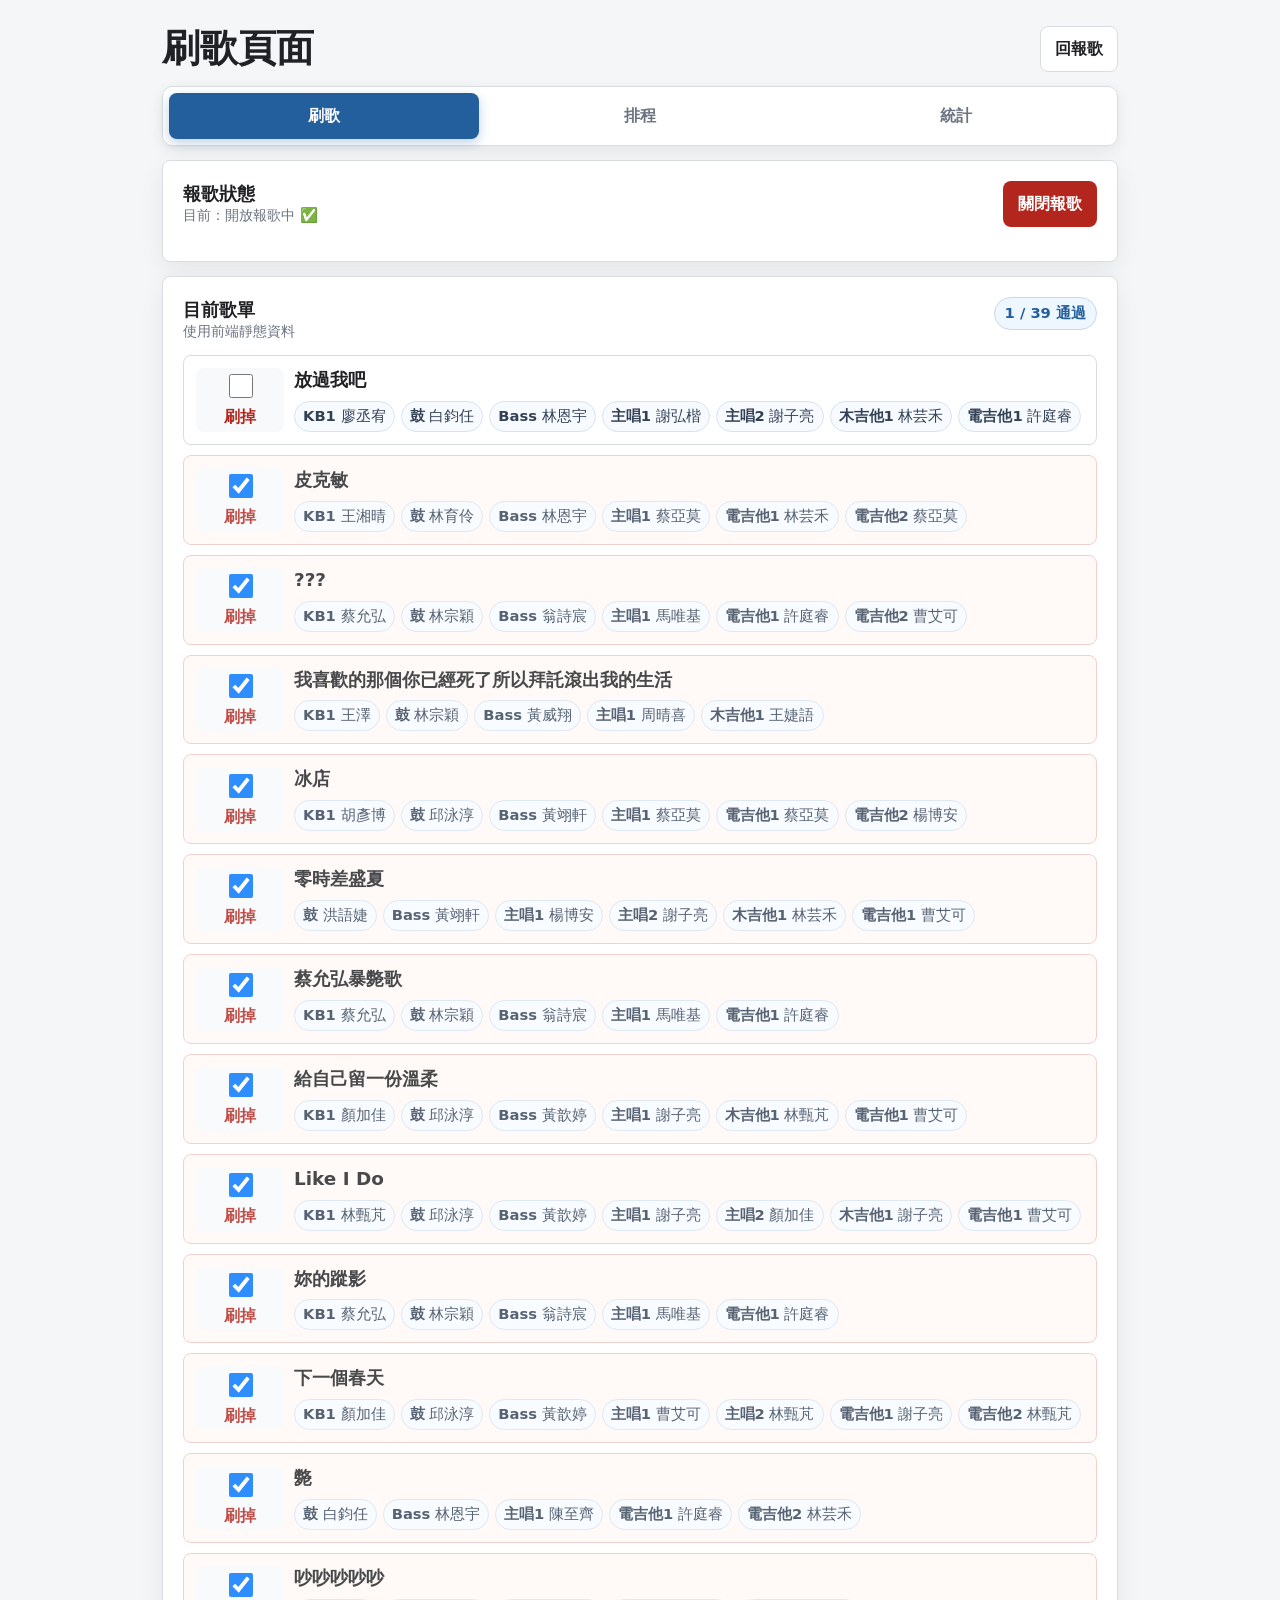
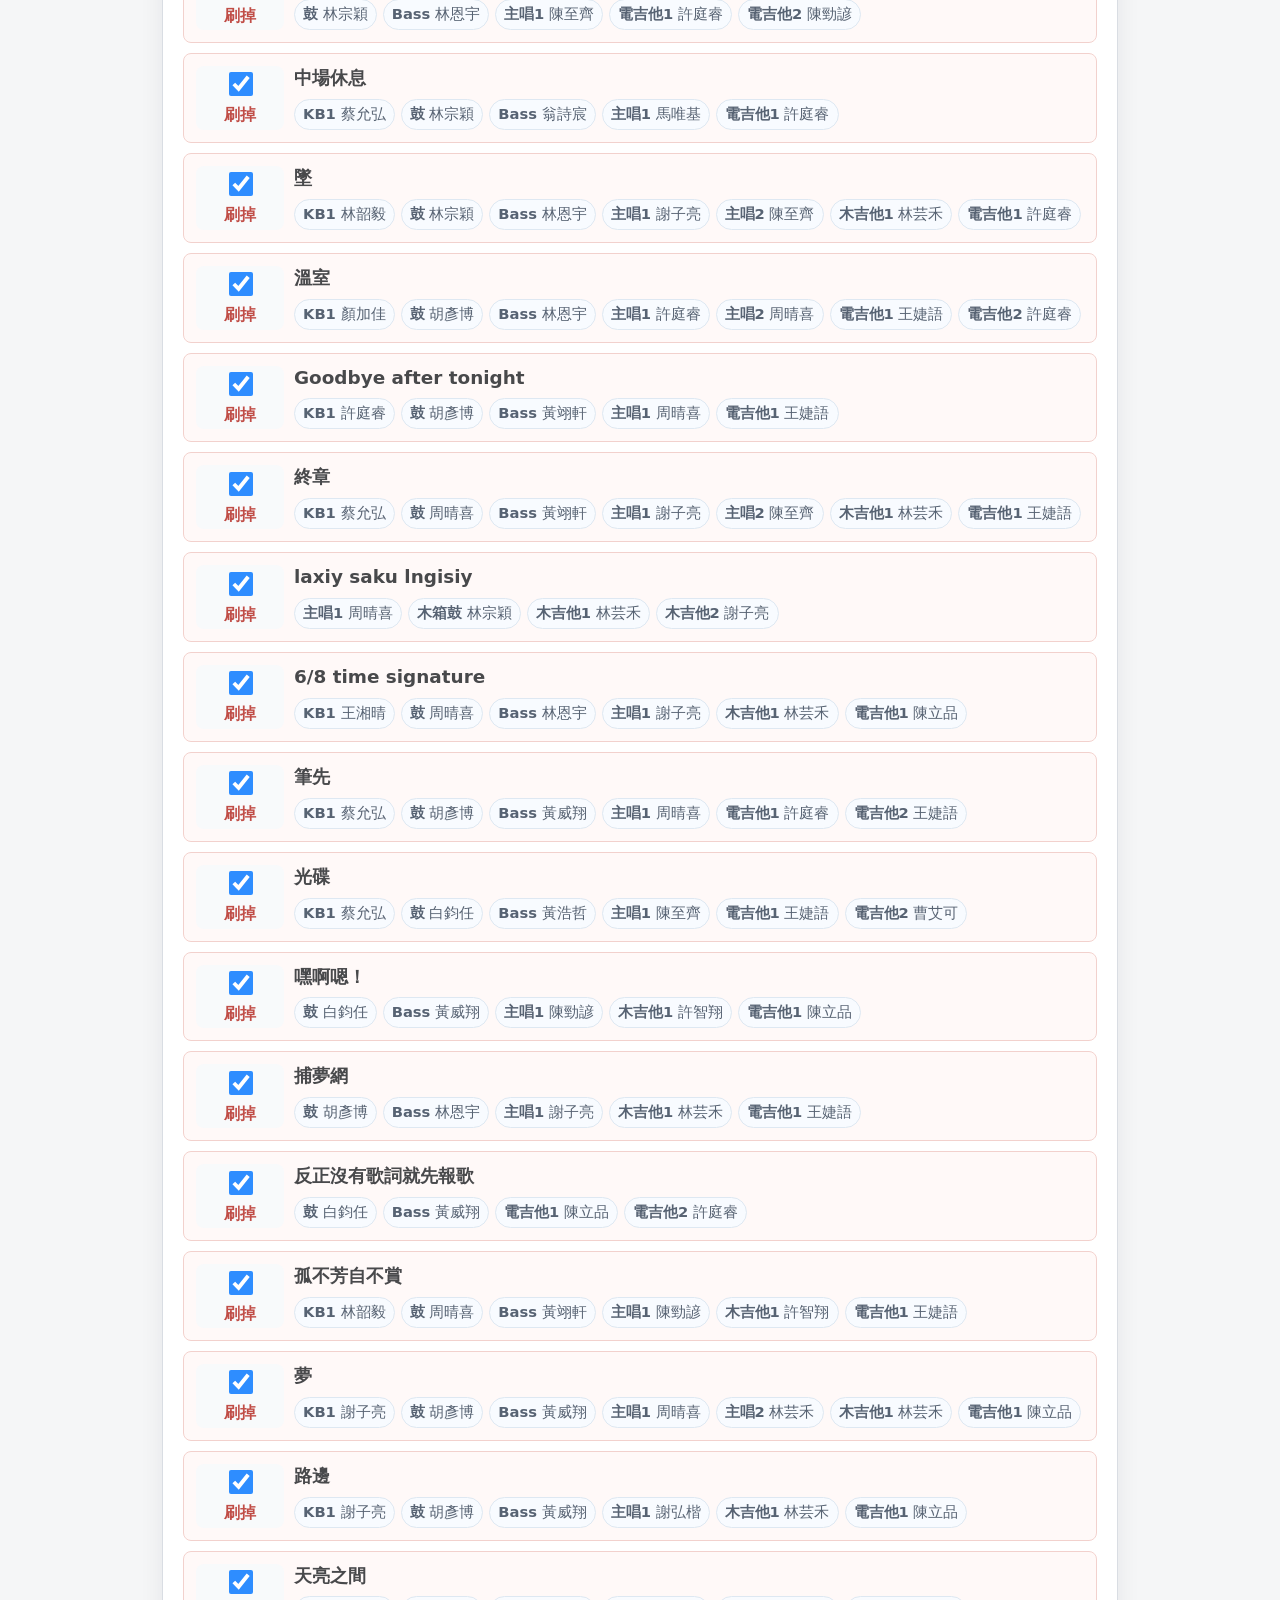
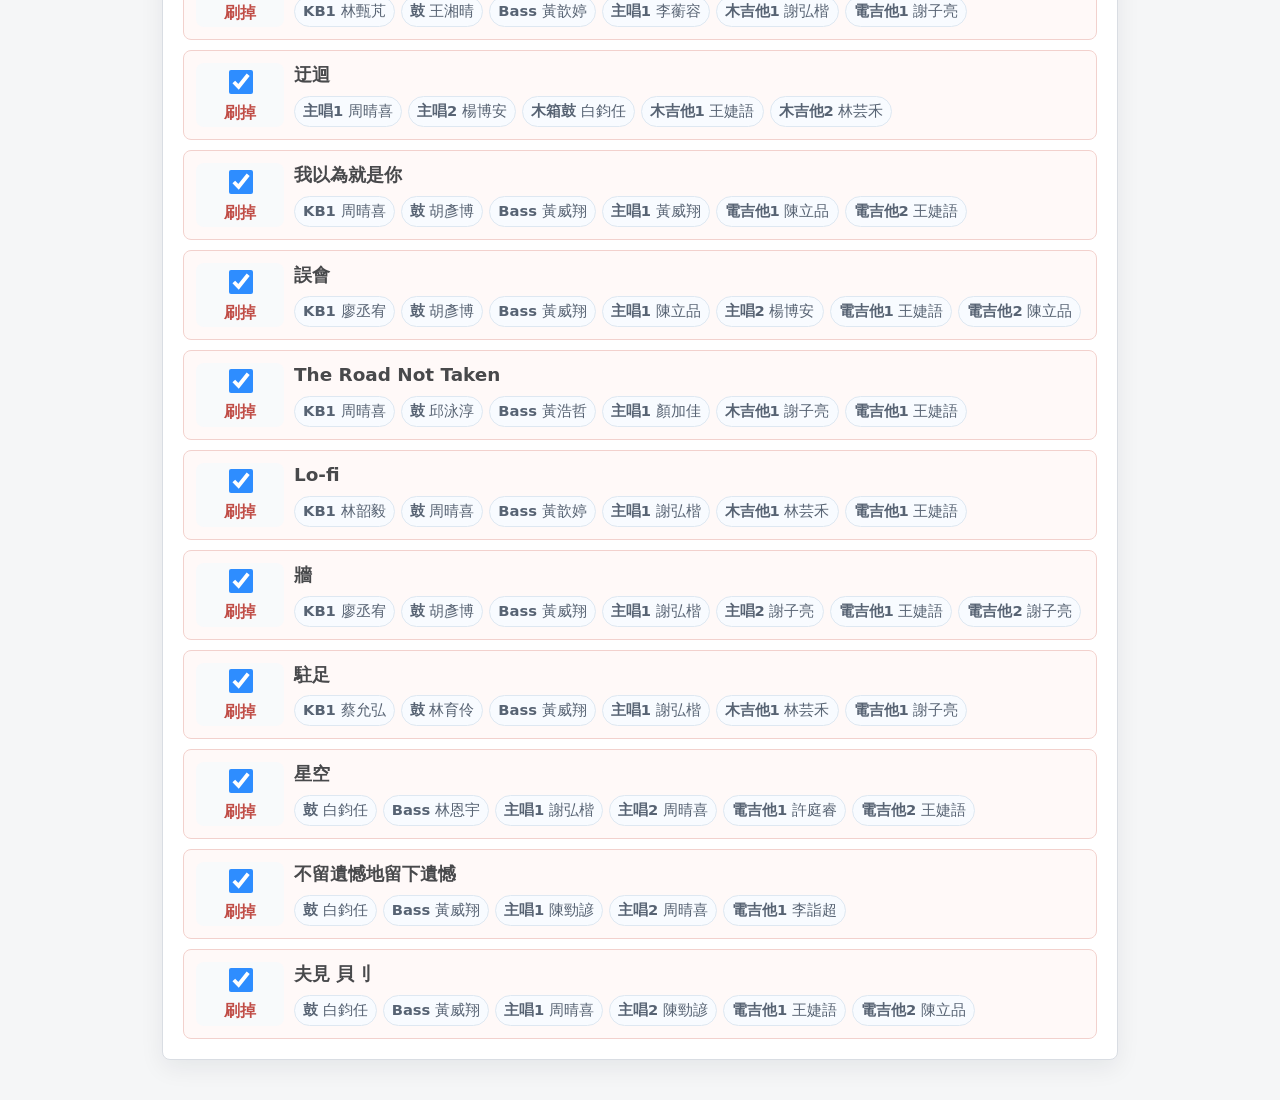
<file: cull.html>
<!doctype html>
<html lang="zh-Hant">

<head>
  <meta charset="utf-8" />
  <meta name="viewport" content="width=device-width, initial-scale=1" />
  <title>刷歌頁面</title>
  <link rel="stylesheet" href="styles.css?v=20260602-fee2" />
</head>

<body>
  <main class="app">
    <header class="topbar">
      <div>
        <h1>刷歌頁面</h1>
      </div>
      <div class="header-actions">
        <a class="ghost-link" href="index.html">回報歌</a>
      </div>
    </header>

    <section class="panel" id="gatePanel">
      <div class="section-title">
        <h2>輸入通關密語</h2>
        <p id="gateStatus">😊只有總教知道的密碼</p>
      </div>
      <form id="gateForm" autocomplete="off">
        <label class="field">
          <span>通關密語</span>
          <input id="passphraseInput" type="password" placeholder="輸入密語" required />
        </label>
        <button class="primary-button" type="submit">進入</button>
      </form>
    </section>

    <nav class="cull-tabs is-locked" id="cullTabs" role="tablist" aria-label="刷歌頁面">
      <button class="cull-tab-button is-active" type="button" role="tab" data-cull-tab="cull"
        aria-selected="true">刷歌</button>
      <button class="cull-tab-button" type="button" role="tab" data-cull-tab="schedule"
        aria-selected="false">排程</button>
      <button class="cull-tab-button" type="button" role="tab" data-cull-tab="stats" aria-selected="false">統計</button>
    </nav>

    <section class="panel cull-panel is-locked" data-cull-section="cull" id="reportingControlPanel">
      <div class="section-title">
        <div>
          <h2>報歌狀態</h2>
          <p id="reportingStatusText">載入中…</p>
        </div>
        <button class="primary-button" id="toggleReportingButton" type="button" disabled>—</button>
      </div>
    </section>

    <section class="panel cull-panel is-locked" data-cull-section="cull" id="cullPanel">
      <div class="section-title">
        <div>
          <h2>目前歌單</h2>
          <p id="syncStatus">尚未連線</p>
        </div>
        <p class="count-badge" id="cullCount">0 / 0 通過</p>
      </div>

      <div class="cull-list" id="cullList"></div>
    </section>

    <section class="panel cull-panel is-locked" data-cull-section="schedule" id="schedulePanel">
      <div class="section-title">
        <div>
          <h2>評鑑排程</h2>
        </div>
      </div>
      <label class="field schedule-start-field">
        <span>開始時間</span>
        <input id="scheduleStart" type="time" />
      </label>
      <div class="schedule-list" id="scheduleList"></div>
      <div class="form-actions schedule-actions">
        <button class="primary-button" id="copyScheduleButton" type="button">複製排程</button>
        <button class="primary-button live-enter-button" id="enterLiveModeButton" type="button">進入評鑑模式</button>
      </div>
    </section>

    <div class="live-mode" id="liveMode" hidden>
      <header class="live-header">
        <span class="live-eval-tag" id="liveEvalTag">一評</span>
        <span class="live-clock" id="liveClock">--:--</span>
        <button class="ghost-button live-exit-button" id="exitLiveModeButton" type="button">離開</button>
      </header>

      <main class="live-body">
        <section class="live-current-section">
          <span class="live-label">正在評鑑</span>
          <h2 class="live-current-title" id="liveCurrentTitle">—</h2>
          <div class="live-current-people" id="liveCurrentPeople"></div>
        </section>

        <section class="live-lyrics-section" id="liveLyricsSection" hidden>
          <details class="live-lyrics-details" open>
            <summary>歌詞</summary>
            <div class="live-lyrics-content" id="liveLyricsContent"></div>
          </details>
        </section>

        <section class="live-timers">
          <div class="live-timer is-primary" id="liveSongTimer">
            <span class="live-timer-label">這首剩</span>
            <span class="live-timer-value" id="liveSongRemaining">--:--</span>
            <button class="live-start-button" id="liveStartButton" type="button">▶ 開始</button>
          </div>
          <div class="live-timer">
            <span class="live-timer-label">拖到</span>
            <span class="live-timer-value" id="liveDelay">--:--</span>
          </div>
        </section>

        <section class="live-next-section">
          <span class="live-label">下一首</span>
          <div class="live-next-title" id="liveNextTitle">—</div>
        </section>

        <section class="live-chat-section">
          <div class="live-chat-head">
            <span class="live-label">鋭評一下</span>
            <label class="live-author-field">
              <span>你是</span>
              <input id="liveAuthorInput" type="text" placeholder="輸入名字" autocomplete="off" />
            </label>
          </div>
          <div class="live-chat-messages" id="liveChatMessages"></div>
        </section>
      </main>

      <footer class="live-footer">
        <form class="live-chat-form" id="liveChatForm" autocomplete="off">
          <input id="liveChatInput" type="text" placeholder="輸入評語..." autocomplete="off" />
          <button class="primary-button live-send-button" type="submit">傳</button>
        </form>
        <div class="live-nav-actions">
          <button class="live-prev-button" id="livePrevButton" type="button" aria-label="上一首">◀</button>
          <button class="primary-button live-next-button" id="liveNextButton" type="button">下一首 ▶</button>
        </div>
      </footer>

      <div class="live-celebration" id="liveCelebration" hidden>
        <div class="celebration-fireworks" id="celebrationFireworks" aria-hidden="true"></div>
        <div class="celebration-confetti" id="celebrationConfetti" aria-hidden="true"></div>
        <div class="celebration-content">
          <div class="celebration-emoji">🎉</div>
          <h2 class="celebration-title">評鑑結束</h2>
          <p class="celebration-subtitle" id="celebrationSubtitle">辛苦了</p>
          <button class="primary-button celebration-exit-button" id="celebrationExitButton" type="button">離開評鑑模式</button>
        </div>
      </div>
    </div>

    <section class="panel cull-panel is-locked" data-cull-section="stats" id="cullStatsPanel">
      <div class="section-title">
        <h2>剩餘統計</h2>
      </div>
      <div class="cull-stats" id="cullStats"></div>
    </section>

    <section class="panel cull-panel is-locked" data-cull-section="stats" id="copyPanel">
      <div class="section-title">
        <h2>複製結果</h2>
      </div>
      <button class="primary-button" id="copyPassedButton" type="button">複製通過歌單</button>
    </section>
  </main>

  <script src="site-data.js?v=20260616-static"></script>
  <script src="cull.js?v=20260616-static"></script>
</body>

</html>
</file>
<file: styles.css>
:root {
  color-scheme: light;
  --bg: #f5f6f7;
  --panel: #ffffff;
  --text: #202124;
  --muted: #6b7280;
  --line: #d9dde3;
  --line-soft: #eef1f4;
  --accent: #235f9c;
  --accent-dark: #17466f;
  --accent-soft: #eef6ff;
  --accent-soft-border: #cbd7e6;
  --danger: #b3261e;
  --danger-soft: #fff8f7;
  --danger-soft-border: #f0c7c2;
  --shadow-sm: 0 1px 2px rgba(20, 28, 38, 0.06);
  --shadow: 0 8px 24px rgba(20, 28, 38, 0.07);
  --shadow-md: 0 12px 28px rgba(20, 28, 38, 0.1);
  --shadow-lg: 0 18px 48px rgba(20, 28, 38, 0.14);
  --ring: 0 0 0 3px rgba(35, 95, 156, 0.18);
  --ease: cubic-bezier(0.2, 0.8, 0.2, 1);
}

* {
  box-sizing: border-box;
}

body {
  margin: 0;
  background: var(--bg);
  color: var(--text);
  font-family: system-ui, -apple-system, BlinkMacSystemFont, "Segoe UI", sans-serif;
  font-size: 16px;
  letter-spacing: 0;
  -webkit-font-smoothing: antialiased;
  -moz-osx-font-smoothing: grayscale;
  font-feature-settings: "tnum" 1, "cv11" 1;
  text-rendering: optimizeLegibility;
}

button,
input,
textarea,
select,
a {
  font: inherit;
}

.app {
  width: min(100%, 980px);
  margin: 0 auto;
  padding: 14px 12px 40px;
}

.topbar {
  display: flex;
  align-items: center;
  justify-content: space-between;
  gap: 12px;
  margin-bottom: 14px;
}

.header-actions {
  display: flex;
  align-items: center;
  gap: 8px;
  flex-shrink: 0;
  flex-wrap: wrap;
  justify-content: flex-end;
}

.ghost-link {
  display: inline-flex;
  align-items: center;
  justify-content: center;
  min-height: 46px;
  border: 1px solid var(--line);
  border-radius: 8px;
  background: #fff;
  color: var(--text);
  padding: 9px 14px;
  font-weight: 700;
  text-decoration: none;
}

.eyebrow {
  margin: 0 0 4px;
  color: var(--muted);
  font-size: 0.78rem;
  font-weight: 700;
  text-transform: uppercase;
}

h1,
h2,
p {
  margin: 0;
}

h1 {
  font-size: clamp(1.65rem, 7vw, 2.35rem);
  line-height: 1.1;
}

h2 {
  font-size: 1.14rem;
}

.panel {
  background: var(--panel);
  border: 1px solid var(--line);
  border-radius: 8px;
  box-shadow: var(--shadow);
  margin-top: 14px;
  padding: 14px;
  animation: rise-in 260ms var(--ease) both;
}

.compact-panel {
  box-shadow: none;
}

.section-title {
  display: flex;
  align-items: flex-start;
  justify-content: space-between;
  gap: 12px;
  margin-bottom: 14px;
}

.section-title:has(.stats-controls) {
  display: grid;
}

.section-title p,
.save-note {
  color: var(--muted);
  font-size: 0.9rem;
}

.count-badge {
  border: 1px solid #cbd7e6;
  border-radius: 999px;
  background: #eef6ff;
  color: var(--accent) !important;
  padding: 6px 10px;
  font-size: 0.92rem !important;
  font-weight: 800;
  white-space: nowrap;
}

.field {
  display: grid;
  gap: 7px;
  margin-bottom: 12px;
}

.field span {
  color: #30343b;
  font-size: 1rem;
  font-weight: 650;
}

input,
textarea,
select {
  width: 100%;
  border: 1px solid var(--line);
  border-radius: 8px;
  background: #fff;
  color: var(--text);
  min-height: 48px;
  padding: 12px 13px;
  outline: none;
}

textarea {
  resize: vertical;
}

input:focus,
textarea:focus,
select:focus {
  border-color: var(--accent);
  box-shadow: 0 0 0 3px rgba(35, 95, 156, 0.13);
}

.role-grid {
  display: grid;
  grid-template-columns: 1fr;
  gap: 12px;
  margin-bottom: 14px;
}

.credit-grid {
  display: grid;
  grid-template-columns: 1fr;
  gap: 12px;
  margin-bottom: 12px;
}

.credit-group {
  border: 1px solid var(--line);
  border-radius: 8px;
  padding: 12px;
}

.credit-heading {
  display: flex;
  align-items: center;
  justify-content: space-between;
  gap: 10px;
  margin-bottom: 8px;
}

.credit-heading h3 {
  margin: 0;
  font-size: 1.02rem;
}

.role-group {
  border: 1px solid var(--line);
  border-radius: 8px;
  padding: 12px;
}

.role-group-heading {
  display: flex;
  align-items: center;
  justify-content: space-between;
  gap: 10px;
  margin-bottom: 8px;
}

.role-title {
  display: inline-flex;
  align-items: center;
  gap: 7px;
  min-width: 0;
}

.role-group-heading h3 {
  margin: 0;
  font-size: 1.02rem;
}

.role-icon,
.performer-icon {
  display: inline-flex;
  align-items: center;
  justify-content: center;
  flex: 0 0 auto;
  color: var(--accent);
}

.role-icon {
  width: 26px;
  height: 26px;
  border-radius: 8px;
  background: #eef6ff;
}

.role-icon svg {
  width: 17px;
  height: 17px;
  stroke-width: 2.2;
}

.add-role-button,
.remove-role-button,
.add-credit-button,
.remove-credit-button {
  width: 42px;
  min-width: 42px;
  min-height: 42px;
  padding: 0;
  border-color: #cbd7e6;
  background: #f7fbff;
  color: var(--accent);
  font-size: 1.25rem;
  line-height: 1;
}

.remove-role-button,
.remove-credit-button {
  align-self: end;
  margin-bottom: 8px;
  border-color: #f0c7c2;
  background: #fff8f7;
  color: var(--danger);
}

.remove-role-button:disabled {
  cursor: not-allowed;
  opacity: 0.35;
}

.remove-credit-button:disabled {
  cursor: not-allowed;
  opacity: 0.35;
}

.role-field {
  margin-bottom: 8px;
}

.input-row {
  display: grid;
  grid-template-columns: minmax(0, 1fr) 42px;
  gap: 8px;
}

.role-inputs .role-field:last-child,
.role-inputs .other-row:last-child .role-field {
  margin-bottom: 0;
}

.other-row {
  display: grid;
  grid-template-columns: minmax(0, 1fr) 42px;
  gap: 0 8px;
  margin-bottom: 8px;
}

.other-row > :nth-child(1) {
  grid-column: 1 / -1;
}

.other-row > :nth-child(3) {
  align-self: end;
}

.form-actions {
  display: flex;
  align-items: center;
  gap: 10px;
  flex-wrap: wrap;
}

button {
  min-height: 46px;
  border: 1px solid transparent;
  border-radius: 8px;
  padding: 9px 14px;
  cursor: pointer;
  font-weight: 700;
  transition:
    transform 160ms var(--ease),
    border-color 160ms var(--ease),
    background-color 160ms var(--ease),
    color 160ms var(--ease),
    box-shadow 160ms var(--ease);
}

button:focus-visible,
.ghost-link:focus-visible,
input:focus-visible,
textarea:focus-visible,
select:focus-visible {
  outline: none;
  box-shadow: var(--ring);
  border-color: var(--accent);
}

@media (hover: hover) {
  .primary-button:hover {
    background: var(--accent-dark);
    box-shadow: 0 6px 16px rgba(35, 95, 156, 0.24);
  }
  .primary-button.is-danger:hover {
    background: #8a1d18;
    box-shadow: 0 6px 16px rgba(179, 38, 30, 0.25);
  }
  .ghost-button:hover,
  .ghost-link:hover {
    background: var(--accent-soft);
    border-color: var(--accent-soft-border);
    color: var(--accent);
  }
  .delete-button:hover {
    background: var(--danger);
    border-color: var(--danger);
    color: #fff;
  }
  .tab-button:not(.is-active):hover {
    color: var(--text);
    background: rgba(255, 255, 255, 0.6);
  }
  .stat-bar:hover {
    border-color: var(--accent-soft-border);
    background: var(--accent-soft);
  }
  .member-option:hover {
    border-color: var(--accent-soft-border);
    background: var(--accent-soft);
  }
}

.is-locked,
.is-tab-hidden {
  display: none !important;
}

.cull-tabs {
  position: sticky;
  top: 0;
  z-index: 5;
  display: grid;
  grid-template-columns: repeat(3, minmax(0, 1fr));
  gap: 6px;
  margin-top: 14px;
  padding: 6px;
  border: 1px solid var(--line);
  border-radius: 10px;
  background: rgba(255, 255, 255, 0.94);
  backdrop-filter: blur(6px);
  -webkit-backdrop-filter: blur(6px);
  box-shadow: 0 4px 14px rgba(20, 28, 38, 0.08);
}

.cull-tab-button {
  min-height: 46px;
  border: 1px solid transparent;
  border-radius: 8px;
  background: transparent;
  color: var(--muted);
  font-weight: 800;
}

.cull-tab-button.is-active {
  background: var(--accent);
  color: #fff;
  box-shadow: 0 4px 12px rgba(35, 95, 156, 0.28);
}

.dialog-fallback-open {
  display: block;
  position: fixed;
  inset: 18px auto auto 50%;
  z-index: 20;
  max-width: calc(100% - 28px);
  transform: translateX(-50%);
}

button:active {
  transform: translateY(1px) scale(0.99);
}

.primary-button {
  background: var(--accent);
  color: #fff;
}

.primary-button:active {
  background: var(--accent-dark);
}

.primary-button.is-danger {
  background: var(--danger);
}

.primary-button.is-danger:active {
  background: #8a1d18;
}

.submissions-closed-banner {
  position: relative;
  overflow: hidden;
  isolation: isolate;
  background: linear-gradient(135deg, #fff8f3 0%, #ffe6dc 100%);
  border: 1.5px solid #f2b6ac;
  border-radius: 16px;
  box-shadow:
    0 12px 30px rgba(179, 38, 30, 0.10),
    inset 0 0 0 1px rgba(255, 255, 255, 0.55);
  padding: 22px 20px;
  animation:
    closed-banner-pop 540ms cubic-bezier(0.34, 1.56, 0.64, 1) both,
    closed-banner-glow 3.8s ease-in-out infinite 640ms;
}

@keyframes closed-banner-pop {
  0%   { opacity: 0; transform: translateY(-10px) scale(0.94) rotate(-1.2deg); }
  60%  { opacity: 1; transform: translateY(2px) scale(1.02) rotate(0.6deg); }
  100% { opacity: 1; transform: translateY(0) scale(1) rotate(0); }
}

@keyframes closed-banner-glow {
  0%, 100% {
    box-shadow:
      0 12px 30px rgba(179, 38, 30, 0.10),
      inset 0 0 0 1px rgba(255, 255, 255, 0.55);
  }
  50% {
    box-shadow:
      0 16px 40px rgba(179, 38, 30, 0.18),
      inset 0 0 0 1px rgba(255, 255, 255, 0.7),
      0 0 0 6px rgba(242, 182, 172, 0.22);
  }
}

.closed-banner-glow {
  position: absolute;
  inset: 0;
  pointer-events: none;
  overflow: hidden;
  z-index: 0;
}

.closed-glow {
  position: absolute;
  display: block;
  border-radius: 50%;
  filter: blur(38px);
  opacity: 0.55;
  will-change: transform;
}

.closed-glow-a {
  width: 240px;
  height: 240px;
  top: -110px;
  left: -70px;
  background: radial-gradient(circle, #ffb4a3 0%, transparent 70%);
  animation: closed-glow-drift-a 13s ease-in-out infinite;
}

.closed-glow-b {
  width: 220px;
  height: 220px;
  bottom: -110px;
  right: -60px;
  background: radial-gradient(circle, #ffc6b1 0%, transparent 70%);
  animation: closed-glow-drift-b 17s ease-in-out infinite;
}

.closed-glow-c {
  width: 180px;
  height: 180px;
  top: 30%;
  left: 50%;
  transform: translate(-50%, -50%);
  background: radial-gradient(circle, rgba(255, 230, 220, 0.85) 0%, transparent 70%);
  opacity: 0.4;
  animation: closed-glow-breathe 9s ease-in-out infinite;
}

@keyframes closed-glow-drift-a {
  0%, 100% { transform: translate(0, 0) scale(1); }
  50%      { transform: translate(34px, 18px) scale(1.12); }
}

@keyframes closed-glow-drift-b {
  0%, 100% { transform: translate(0, 0) scale(1); }
  50%      { transform: translate(-30px, -22px) scale(1.08); }
}

@keyframes closed-glow-breathe {
  0%, 100% { transform: translate(-50%, -50%) scale(1);   opacity: 0.32; }
  50%      { transform: translate(-50%, -50%) scale(1.18); opacity: 0.5; }
}

.submissions-closed-banner .closed-banner-body {
  position: relative;
  z-index: 1;
  display: grid;
  gap: 10px;
  text-align: center;
  padding: 2px 4px;
}

.submissions-closed-banner h2 {
  display: inline-block;
  margin: 0 auto;
  font-size: clamp(1.55rem, 6.2vw, 2.1rem);
  font-weight: 900;
  letter-spacing: 0.04em;
  color: var(--danger);
  text-shadow: 0 2px 10px rgba(179, 38, 30, 0.18);
  transform-origin: center;
  animation: closed-title-wobble 4.2s ease-in-out infinite;
}

@keyframes closed-title-wobble {
  0%, 100% { transform: rotate(0) translateY(0); }
  25%      { transform: rotate(-1.4deg) translateY(-1px); }
  50%      { transform: rotate(0) translateY(0); }
  75%      { transform: rotate(1.4deg) translateY(-1px); }
}

.submissions-closed-banner p {
  margin: 0 auto;
  max-width: 28em;
  color: #7a3f3a;
  font-size: 0.98rem;
  font-weight: 600;
  line-height: 1.65;
}

@media (prefers-reduced-motion: reduce) {
  .submissions-closed-banner,
  .submissions-closed-banner h2,
  .closed-glow {
    animation: none !important;
  }
}

.ghost-button {
  background: #fff;
  border-color: var(--line);
  color: var(--text);
}

.song-list {
  display: grid;
  gap: 9px;
}

.results-panel {
  display: grid;
  gap: 14px;
}

.tabs {
  display: grid;
  grid-template-columns: repeat(2, minmax(0, 1fr));
  gap: 6px;
  border: 1px solid var(--line);
  border-radius: 8px;
  background: #f7f9fb;
  padding: 4px;
}

.tab-button {
  min-height: 46px;
  border-radius: 6px;
  background: transparent;
  color: var(--muted);
}

.tab-button.is-active {
  background: #fff;
  color: var(--accent);
  border-color: var(--line);
  box-shadow: 0 1px 4px rgba(20, 28, 38, 0.08);
}

.tab-view {
  display: none;
}

.tab-view.is-active {
  display: block;
  animation: fade-slide-in 180ms var(--ease) both;
}

.sort-field {
  display: grid;
  grid-template-columns: 1fr;
  align-items: start;
  gap: 8px;
}

.stats-controls {
  display: grid;
  gap: 8px;
}

.sort-field span {
  color: var(--muted);
  font-size: 0.96rem;
  font-weight: 700;
}

.sort-field select {
  padding: 8px 10px;
}

.empty-state {
  border: 1px dashed var(--line);
  border-radius: 10px;
  color: var(--muted);
  background: linear-gradient(180deg, #fafbfc, #f5f6f7);
  padding: 22px 18px;
  text-align: center;
  font-size: 0.95rem;
  line-height: 1.5;
}

.song-item {
  overflow: hidden;
  border: 1px solid var(--line);
  border-radius: 8px;
  background: #fff;
  transition:
    border-color 160ms var(--ease),
    box-shadow 160ms var(--ease),
    transform 160ms var(--ease);
}

.song-item:hover {
  border-color: #cbd7e6;
  box-shadow: 0 8px 18px rgba(20, 28, 38, 0.06);
  transform: translateY(-1px);
}

.song-heading {
  display: grid;
  grid-template-columns: 1fr;
  gap: 10px;
  border-bottom: 1px solid #eef1f4;
  background: #fbfcfd;
  padding: 12px;
}

.song-heading h3 {
  margin: 0;
  font-size: 1.22rem;
  line-height: 1.35;
}

.song-meta {
  margin-top: 4px;
  color: var(--muted);
  font-size: 0.86rem;
}

.song-credits {
  display: flex;
  flex-wrap: wrap;
  gap: 6px;
  margin-top: 8px;
}

.credit-chip {
  border: 1px solid #d7e3ef;
  border-radius: 999px;
  background: #f7fbff;
  color: #334155;
  padding: 4px 8px;
  font-size: 0.8rem;
  font-weight: 650;
  line-height: 1.2;
}

.song-actions {
  display: flex;
  align-items: center;
  gap: 6px;
  justify-content: flex-end;
  flex-shrink: 0;
}

.song-actions button {
  min-height: 42px;
  padding: 8px 12px;
  font-size: 0.95rem;
}

.delete-button {
  min-width: 42px;
  color: var(--danger);
  border-color: #f0c7c2;
  background: #fff8f7;
}

.performers {
  display: grid;
  grid-template-columns: 1fr;
  gap: 7px;
  padding: 12px;
}

.performer-row {
  display: grid;
  grid-template-columns: minmax(96px, 0.44fr) minmax(0, 1fr);
  align-items: center;
  gap: 10px;
  min-height: 34px;
  border-radius: 7px;
  background: #f7f9fb;
  padding: 7px 9px;
  transition: background-color 160ms var(--ease);
}

.performer-row:hover {
  background: #eef6ff;
}

.performer-row.is-highlighted {
  border: 1px solid #8fb6dc;
  background: #eef6ff;
  box-shadow: inset 3px 0 0 var(--accent);
}

.performer-role {
  display: inline-flex;
  align-items: center;
  gap: 6px;
  min-width: 0;
  color: #475569;
  font-size: 0.9rem;
  font-weight: 750;
}

.performer-role-text {
  min-width: 0;
  overflow: hidden;
  text-overflow: ellipsis;
  white-space: nowrap;
}

.performer-icon svg {
  width: 15px;
  height: 15px;
  stroke-width: 2.25;
}

.performer-name {
  min-width: 0;
  color: #111827;
  font-weight: 650;
  overflow-wrap: anywhere;
}

.no-performer {
  color: var(--muted);
  font-size: 0.92rem;
}

.song-footer {
  border-top: 1px solid #eef1f4;
  padding: 10px 12px 12px;
}

.song-footer button {
  min-height: 42px;
  padding: 8px 12px;
}

.lyrics {
  color: #343a43;
  line-height: 1.65;
  white-space: pre-wrap;
}

.lyrics-dialog,
.edit-dialog,
.confirm-dialog,
.member-dialog {
  width: min(calc(100% - 28px), 680px);
  max-height: min(82vh, 720px);
  border: 1px solid var(--line);
  border-radius: 8px;
  box-shadow: 0 18px 60px rgba(20, 28, 38, 0.22);
  padding: 0;
}

.edit-dialog {
  width: min(calc(100% - 20px), 900px);
}

.lyrics-dialog[open],
.edit-dialog[open],
.confirm-dialog[open],
.member-dialog[open] {
  animation: dialog-in 180ms var(--ease) both;
}

.lyrics-dialog::backdrop,
.edit-dialog::backdrop,
.confirm-dialog::backdrop,
.member-dialog::backdrop {
  background: rgba(17, 24, 39, 0.42);
}

.dialog-heading {
  position: sticky;
  top: 0;
  display: flex;
  align-items: flex-start;
  justify-content: space-between;
  gap: 12px;
  border-bottom: 1px solid var(--line);
  background: #fff;
  padding: 14px;
}

.dialog-heading h2 {
  line-height: 1.35;
}

.dialog-close {
  min-height: 42px;
  padding: 8px 12px;
}

.dialog-lyrics {
  max-height: calc(min(82vh, 720px) - 64px);
  overflow: auto;
  padding: 14px;
}

.edit-dialog-body {
  max-height: calc(min(82vh, 720px) - 64px);
  overflow: auto;
  padding: 14px;
}

.confirm-dialog {
  width: min(calc(100% - 32px), 420px);
}

.confirm-dialog-body {
  display: grid;
  gap: 12px;
  padding: 18px;
}

.confirm-dialog-body p {
  color: var(--muted);
  line-height: 1.5;
}

.confirm-actions {
  justify-content: flex-end;
}

.member-dialog {
  width: min(calc(100% - 20px), 520px);
}

.member-dialog-body {
  display: grid;
  gap: 12px;
  max-height: calc(min(82vh, 720px) - 64px);
  overflow: hidden;
  padding: 14px;
}

.member-options {
  display: grid;
  gap: 8px;
  max-height: min(58vh, 430px);
  overflow: auto;
  padding-right: 2px;
}

.member-option {
  min-height: 46px;
  border: 1px solid var(--line);
  border-radius: 8px;
  background: #fff;
  color: var(--text);
  text-align: left;
}

.member-option.is-special {
  border-color: #cbd7e6;
  background: #eef6ff;
  color: var(--accent);
}

.cull-list {
  display: grid;
  gap: 10px;
}

.cull-song {
  display: grid;
  grid-template-columns: 88px minmax(0, 1fr);
  gap: 10px;
  border: 1px solid var(--line);
  border-radius: 8px;
  background: #fff;
  padding: 12px;
}

.cull-song.is-eliminated {
  border-color: #f0c7c2;
  background: #fff8f7;
  opacity: 0.82;
}

.cull-toggle {
  display: grid;
  align-content: center;
  justify-items: center;
  gap: 6px;
  min-height: 54px;
  border-radius: 8px;
  background: #f7f9fb;
  color: var(--danger);
  font-weight: 800;
}

.cull-toggle input {
  width: 24px;
  min-height: 24px;
}

.cull-song-body {
  min-width: 0;
}

.cull-song h3 {
  margin: 0 0 8px;
  font-size: 1.15rem;
  line-height: 1.35;
}

.schedule-start-field {
  margin-bottom: 12px;
}

.schedule-list {
  display: grid;
  gap: 8px;
  margin-bottom: 12px;
}

.schedule-row {
  display: grid;
  grid-template-columns: 44px minmax(82px, auto) minmax(72px, auto) minmax(0, 1fr);
  align-items: center;
  gap: 8px;
  border: 1px solid var(--line);
  border-radius: 8px;
  background: #fff;
  padding: 10px 8px;
  transition: opacity 160ms var(--ease), background 160ms var(--ease);
}

.schedule-drag-handle {
  width: 44px;
  height: 44px;
  min-height: 44px;
  display: inline-flex;
  align-items: center;
  justify-content: center;
  padding: 0;
  border: 1px solid #d7e3ef;
  border-radius: 8px;
  background: #f7fbff;
  color: var(--accent);
  font-size: 1.25rem;
  line-height: 1;
  cursor: grab;
  touch-action: none;
  -webkit-user-select: none;
  user-select: none;
  -webkit-touch-callout: none;
  transition: background 160ms var(--ease), color 160ms var(--ease);
}

.schedule-drag-handle:hover {
  background: #eef6ff;
  border-color: #8fb6dc;
}

.schedule-drag-handle:active {
  cursor: grabbing;
  background: #cbd7e6;
}

.schedule-row.is-dragging {
  opacity: 0;
}

.schedule-row.is-drag-ghost {
  opacity: 1;
  background: #fff;
  border-color: var(--accent);
  box-shadow: 0 18px 38px rgba(35, 95, 156, 0.28);
  transform: scale(1.01);
  cursor: grabbing;
}

.schedule-slot {
  display: inline-block;
  padding: 4px 10px;
  border-radius: 999px;
  background: linear-gradient(135deg, #235f9c, #5a3fb5);
  color: #fff;
  font-weight: 800;
  font-size: 0.92rem;
  font-variant-numeric: tabular-nums;
  letter-spacing: 0.04em;
  text-align: center;
  white-space: nowrap;
}

.schedule-duration {
  display: inline-flex;
  align-items: center;
  gap: 6px;
  margin: 0;
  color: var(--muted);
  font-size: 0.9rem;
  font-weight: 700;
}

.schedule-duration input {
  width: 64px;
  min-height: 38px;
  padding: 6px 8px;
  text-align: center;
  font-variant-numeric: tabular-nums;
}

.schedule-title {
  min-width: 0;
  font-weight: 700;
  overflow-wrap: anywhere;
}

.schedule-actions {
  justify-content: flex-end;
}

.schedule-actions button[disabled] {
  opacity: 0.5;
  cursor: not-allowed;
}

.live-enter-button {
  background: linear-gradient(135deg, #235f9c, #5a3fb5);
  border-color: transparent;
}

body.live-mode-open {
  overflow: hidden;
}

.live-mode {
  position: fixed;
  inset: 0;
  z-index: 100;
  display: grid;
  grid-template-rows: auto 1fr auto;
  background: linear-gradient(180deg, #eaf2fb 0%, #f7fbff 60%, #ffffff 100%);
  color: var(--text);
  animation: live-fade-in 320ms var(--ease) both;
}

.live-mode .live-current-section {
  animation: live-rise-in 360ms var(--ease) both;
}
.live-mode .live-timers {
  animation: live-rise-in 360ms 60ms var(--ease) both;
}
.live-mode .live-next-section {
  animation: live-rise-in 360ms 120ms var(--ease) both;
}
.live-mode .live-chat-section {
  animation: live-rise-in 360ms 180ms var(--ease) both;
}

@keyframes live-fade-in {
  from { opacity: 0; }
  to   { opacity: 1; }
}

@keyframes live-rise-in {
  from { opacity: 0; transform: translateY(10px); }
  to   { opacity: 1; transform: translateY(0); }
}

@keyframes live-bubble-in {
  from { opacity: 0; transform: translateY(6px) scale(0.96); }
  to   { opacity: 1; transform: translateY(0) scale(1); }
}

@keyframes live-pulse-soft {
  0%, 100% { box-shadow: 0 6px 18px rgba(35, 95, 156, 0.32); }
  50%      { box-shadow: 0 8px 26px rgba(35, 95, 156, 0.48); }
}

@keyframes live-overtime-pulse {
  0%, 100% { opacity: 1; transform: scale(1); }
  50%      { opacity: 0.7; transform: scale(1.04); }
}

.live-mode[hidden] {
  display: none !important;
}

.live-header {
  display: grid;
  grid-template-columns: auto 1fr auto;
  align-items: center;
  gap: 10px;
  padding: 12px 14px;
  padding-top: max(12px, env(safe-area-inset-top));
  background: #fff;
  border-bottom: 1px solid var(--line);
  box-shadow: 0 2px 8px rgba(20, 28, 38, 0.04);
}

.live-eval-tag {
  padding: 5px 12px;
  border-radius: 999px;
  background: #eef6ff;
  border: 1px solid #cbd7e6;
  color: var(--accent);
  font-weight: 900;
  font-size: 0.92rem;
  letter-spacing: 0.06em;
}

.live-clock {
  text-align: center;
  font-weight: 900;
  font-size: 1.4rem;
  font-variant-numeric: tabular-nums;
  letter-spacing: 0.05em;
  color: var(--accent-dark);
}

.live-exit-button {
  min-height: 38px;
  padding: 6px 12px;
  background: #fff;
  border: 1px solid var(--line);
  color: var(--muted);
}

.live-body {
  display: grid;
  grid-auto-rows: min-content;
  gap: 14px;
  padding: 16px 14px;
  overflow-y: auto;
  -webkit-overflow-scrolling: touch;
}

.live-label {
  display: inline-block;
  margin-bottom: 6px;
  padding: 3px 10px;
  border-radius: 999px;
  background: #eef6ff;
  color: var(--accent);
  border: 1px solid #cbd7e6;
  font-size: 0.78rem;
  font-weight: 800;
  letter-spacing: 0.08em;
}

.live-current-section {
  text-align: center;
  padding: 14px 16px 18px;
  border-radius: 14px;
  background: #fff;
  border: 1px solid var(--line);
  box-shadow: 0 8px 24px rgba(35, 95, 156, 0.08);
}

.live-current-title {
  margin: 6px 0 10px;
  font-size: clamp(1.8rem, 8vw, 2.6rem);
  line-height: 1.2;
  font-weight: 900;
  color: var(--accent-dark);
  overflow-wrap: anywhere;
  transition: opacity 200ms var(--ease);
}

.live-mode .live-current-title.is-changing {
  opacity: 0.3;
}

.live-current-people {
  display: flex;
  flex-wrap: wrap;
  gap: 6px;
  justify-content: center;
}

.live-current-people span {
  display: inline-flex;
  align-items: baseline;
  gap: 4px;
  padding: 4px 10px;
  border-radius: 999px;
  background: #eef6ff;
  border: 1px solid #cbd7e6;
  color: var(--text);
  font-size: 0.85rem;
}

.live-current-people strong {
  font-weight: 800;
  color: var(--accent);
}

.live-people-empty {
  color: var(--muted);
}

.live-timers {
  display: grid;
  grid-template-columns: 1.4fr 1fr;
  gap: 10px;
}

.live-timer {
  display: grid;
  gap: 4px;
  align-content: center;
  padding: 14px 12px;
  border-radius: 14px;
  background: #fff;
  border: 1px solid var(--line);
  box-shadow: 0 4px 14px rgba(35, 95, 156, 0.06);
  text-align: center;
  color: var(--text);
}

.live-timer.is-primary {
  background: linear-gradient(180deg, #ffffff 0%, #eef6ff 100%);
  border-color: #cbd7e6;
  box-shadow: 0 8px 22px rgba(35, 95, 156, 0.12);
}

.live-timer-label {
  font-size: 0.78rem;
  font-weight: 800;
  letter-spacing: 0.08em;
  color: var(--muted);
}

.live-timer-value {
  font-size: clamp(1.7rem, 7vw, 2.3rem);
  font-weight: 900;
  font-variant-numeric: tabular-nums;
  letter-spacing: 0.04em;
  color: var(--accent-dark);
}

.live-timer.is-primary .live-timer-value {
  font-size: clamp(2.1rem, 9vw, 2.9rem);
  color: var(--accent);
}

.live-start-button {
  display: none;
  margin-top: 10px;
  min-height: 44px;
  border-radius: 999px;
  border: none;
  padding: 0 18px;
  background: var(--accent);
  color: #fff;
  font-size: 1rem;
  font-weight: 900;
  letter-spacing: 0.04em;
  box-shadow: 0 6px 18px rgba(35, 95, 156, 0.32);
  cursor: pointer;
  transition: transform 160ms var(--ease), box-shadow 160ms var(--ease);
}

.live-start-button:hover {
  transform: translateY(-1px);
  box-shadow: 0 10px 22px rgba(35, 95, 156, 0.4);
}

.live-start-button:active {
  transform: translateY(1px);
  background: var(--accent-dark);
}

.live-timer.is-pending .live-start-button {
  display: inline-flex;
  align-items: center;
  justify-content: center;
  animation: live-pulse-soft 2s ease-in-out infinite;
}

.live-timer.is-pending .live-timer-value {
  color: var(--muted);
  opacity: 0.7;
}

.live-timer-value.is-overtime {
  color: var(--danger);
  animation: live-overtime-pulse 1s ease-in-out infinite;
}

.live-timer-value.is-ahead {
  color: #2e8a4f;
}

.live-next-section {
  padding: 10px 14px;
  border-radius: 12px;
  background: #fff;
  border: 1px solid var(--line);
  box-shadow: 0 4px 12px rgba(35, 95, 156, 0.05);
}

.live-next-title {
  margin-top: 4px;
  font-size: 1.05rem;
  font-weight: 700;
  color: var(--text);
  overflow-wrap: anywhere;
}

.live-chat-section {
  display: grid;
  grid-template-rows: auto minmax(180px, 1fr);
  gap: 8px;
}

.live-chat-head {
  display: flex;
  align-items: center;
  justify-content: space-between;
  gap: 10px;
  flex-wrap: wrap;
}

.live-author-field {
  display: inline-flex;
  align-items: center;
  gap: 6px;
  margin: 0;
  font-size: 0.85rem;
  color: var(--muted);
}

.live-author-field span {
  font-weight: 700;
  color: var(--text);
}

.live-author-field input {
  width: 110px;
  min-height: 36px;
  padding: 6px 10px;
  border-radius: 8px;
  border: 1px solid var(--line);
  background: #fff;
  color: var(--text);
}

.live-author-field input::placeholder {
  color: var(--muted);
}

.live-chat-messages {
  display: flex;
  flex-direction: column;
  gap: 10px;
  padding: 12px;
  border-radius: 14px;
  background: #fff;
  border: 1px solid var(--line);
  box-shadow: inset 0 1px 0 rgba(35, 95, 156, 0.03), 0 4px 12px rgba(35, 95, 156, 0.06);
  overflow-y: auto;
  -webkit-overflow-scrolling: touch;
}

.live-chat-empty {
  text-align: center;
  padding: 24px 8px;
  color: var(--muted);
  font-size: 0.92rem;
}

.live-chat-msg {
  display: flex;
  flex-direction: column;
  gap: 2px;
  max-width: 88%;
  align-self: flex-start;
}

.live-chat-msg.is-self {
  align-self: flex-end;
  align-items: flex-end;
  text-align: right;
}

.live-chat-row {
  display: flex;
  align-items: center;
  gap: 6px;
  min-width: 0;
}

.live-chat-msg.is-self .live-chat-row {
  flex-direction: row-reverse;
}

.live-chat-delete {
  flex: 0 0 auto;
  width: 26px;
  height: 26px;
  min-height: 26px;
  border-radius: 50%;
  border: 1px solid var(--line);
  background: #fff;
  color: var(--muted);
  font-size: 1.1rem;
  line-height: 1;
  padding: 0;
  cursor: pointer;
  opacity: 0.65;
  transition: opacity 160ms var(--ease), background 160ms var(--ease), color 160ms var(--ease);
}

.live-chat-delete:hover,
.live-chat-delete:active {
  opacity: 1;
  background: var(--danger);
  border-color: var(--danger);
  color: #fff;
}

.live-chat-author {
  font-size: 0.74rem;
  font-weight: 800;
  letter-spacing: 0.04em;
  color: var(--muted);
  padding: 0 4px;
}

.live-chat-bubble {
  padding: 9px 14px;
  border-radius: 16px;
  background: #eef6ff;
  border: 1px solid #d7e6f4;
  color: var(--text);
  font-size: 1rem;
  line-height: 1.45;
  overflow-wrap: anywhere;
  text-align: left;
  animation: live-bubble-in 240ms var(--ease) both;
}

.live-chat-msg.is-self .live-chat-bubble {
  background: var(--accent);
  border-color: var(--accent-dark);
  color: #fff;
  font-weight: 600;
  box-shadow: 0 4px 12px rgba(35, 95, 156, 0.25);
}

.live-footer {
  display: grid;
  gap: 10px;
  padding: 12px 14px;
  padding-bottom: max(12px, env(safe-area-inset-bottom));
  background: #fff;
  border-top: 1px solid var(--line);
  box-shadow: 0 -4px 14px rgba(20, 28, 38, 0.05);
}

.live-chat-form {
  display: flex;
  align-items: center;
  gap: 6px;
  padding: 4px;
  border-radius: 999px;
  background: #f4f8fd;
  border: 1px solid var(--line);
  transition: border-color 160ms var(--ease), box-shadow 160ms var(--ease);
}

.live-chat-form:focus-within {
  border-color: var(--accent);
  box-shadow: 0 0 0 3px rgba(35, 95, 156, 0.12);
}

.live-chat-form input {
  flex: 1 1 auto;
  min-width: 0;
  height: 44px;
  padding: 0 14px;
  border-radius: 999px;
  border: none;
  background: transparent;
  color: var(--text);
  font-size: 1rem;
}

.live-chat-form input::placeholder {
  color: var(--muted);
}

.live-chat-form input:focus {
  outline: none;
  box-shadow: none;
}

.live-send-button {
  flex: 0 0 auto;
  height: 40px;
  min-height: 40px;
  min-width: 56px;
  padding: 0 18px;
  border-radius: 999px;
  background: var(--accent);
  color: #fff;
  border: none;
  font-weight: 900;
  transition: background 160ms var(--ease), transform 160ms var(--ease);
}

.live-send-button:hover {
  background: var(--accent-dark);
}

.live-send-button:active {
  transform: scale(0.97);
}

.live-nav-actions {
  display: grid;
  grid-template-columns: 56px minmax(0, 1fr);
  gap: 8px;
}

.live-prev-button,
.live-next-button {
  min-height: 54px;
  border-radius: 14px;
  font-weight: 900;
  border: none;
  display: inline-flex;
  align-items: center;
  justify-content: center;
  transition: transform 160ms var(--ease), box-shadow 160ms var(--ease), background 160ms var(--ease);
}

.live-prev-button {
  padding: 0;
  font-size: 1.15rem;
  background: #fff;
  color: var(--accent);
  border: 1px solid var(--line);
}

.live-prev-button:hover:not([disabled]) {
  border-color: var(--accent);
  background: #eef6ff;
}

.live-prev-button[disabled] {
  opacity: 0.4;
  cursor: not-allowed;
  color: var(--muted);
}

.live-next-button {
  font-size: 1.1rem;
  background: var(--accent);
  color: #fff;
  letter-spacing: 0.04em;
  box-shadow: 0 6px 18px rgba(35, 95, 156, 0.28);
}

.live-next-button:hover:not([disabled]) {
  transform: translateY(-1px);
  box-shadow: 0 10px 24px rgba(35, 95, 156, 0.36);
  background: var(--accent-dark);
}

.live-next-button:active:not([disabled]) {
  transform: translateY(1px);
}

.live-next-button[disabled] {
  background: #f0f3f7;
  color: var(--muted);
  box-shadow: none;
  cursor: not-allowed;
}

.live-lyrics-section {
  border-radius: 14px;
  background: #fff;
  border: 1px solid var(--line);
  box-shadow: 0 4px 14px rgba(35, 95, 156, 0.06);
  overflow: hidden;
}

.live-lyrics-details > summary {
  cursor: pointer;
  list-style: none;
  padding: 10px 14px;
  font-weight: 800;
  color: var(--accent);
  background: linear-gradient(180deg, #ffffff, #f4f8fd);
  border-bottom: 1px solid var(--line);
}

.live-lyrics-details > summary::-webkit-details-marker {
  display: none;
}

.live-lyrics-details:not([open]) > summary {
  border-bottom: none;
}

.live-lyrics-content {
  max-height: 28vh;
  overflow-y: auto;
  -webkit-overflow-scrolling: touch;
  padding: 12px 14px;
  white-space: pre-wrap;
  line-height: 1.65;
  color: #343a43;
  font-size: 0.95rem;
}

/* ==== Celebration ==== */
.live-celebration {
  position: absolute;
  inset: 0;
  z-index: 50;
  display: grid;
  place-items: center;
  background: radial-gradient(ellipse at center, rgba(255, 255, 255, 0.92) 0%, rgba(234, 242, 251, 0.95) 60%, rgba(247, 251, 255, 0.98) 100%);
  overflow: hidden;
  animation: celebration-fade-in 360ms var(--ease) both;
}

.live-celebration[hidden] {
  display: none !important;
}

@keyframes celebration-fade-in {
  from { opacity: 0; }
  to   { opacity: 1; }
}

.celebration-content {
  position: relative;
  z-index: 2;
  text-align: center;
  padding: 24px;
  display: grid;
  gap: 14px;
  justify-items: center;
  animation: celebration-pop 800ms cubic-bezier(0.34, 1.56, 0.64, 1) both 200ms;
}

@keyframes celebration-pop {
  0%   { opacity: 0; transform: scale(0.4) rotate(-8deg); }
  60%  { opacity: 1; transform: scale(1.08) rotate(2deg); }
  80%  { transform: scale(0.97) rotate(-1deg); }
  100% { opacity: 1; transform: scale(1) rotate(0); }
}

.celebration-emoji {
  font-size: clamp(3.5rem, 14vw, 5.5rem);
  line-height: 1;
  filter: drop-shadow(0 6px 18px rgba(35, 95, 156, 0.3));
  animation: celebration-emoji-bounce 1.6s ease-in-out infinite;
}

@keyframes celebration-emoji-bounce {
  0%, 100% { transform: translateY(0) rotate(-6deg); }
  50%      { transform: translateY(-12px) rotate(6deg); }
}

.celebration-title {
  margin: 0;
  font-size: clamp(2.4rem, 11vw, 4rem);
  font-weight: 900;
  letter-spacing: 0.06em;
  background: linear-gradient(120deg, #235f9c 0%, #5a3fb5 35%, #b14a8a 70%, #fbbf24 100%);
  background-size: 220% 220%;
  -webkit-background-clip: text;
  background-clip: text;
  color: transparent;
  animation: celebration-shimmer 4s ease-in-out infinite;
  text-shadow: 0 4px 24px rgba(35, 95, 156, 0.18);
}

@keyframes celebration-shimmer {
  0%, 100% { background-position: 0% 50%; }
  50%      { background-position: 100% 50%; }
}

.celebration-subtitle {
  margin: 0;
  font-size: 1.05rem;
  font-weight: 700;
  color: var(--accent-dark);
  opacity: 0.88;
}

.celebration-exit-button {
  min-height: 52px;
  padding: 0 24px;
  border-radius: 14px;
  font-size: 1.05rem;
  font-weight: 900;
  border: none;
  background: var(--accent);
  color: #fff;
  box-shadow: 0 8px 22px rgba(35, 95, 156, 0.28);
  cursor: pointer;
  margin-top: 8px;
  transition: transform 160ms var(--ease), box-shadow 160ms var(--ease);
}

.celebration-exit-button:hover {
  transform: translateY(-1px);
  box-shadow: 0 12px 28px rgba(35, 95, 156, 0.36);
  background: var(--accent-dark);
}

.celebration-exit-button:active {
  transform: translateY(1px);
}

/* === Confetti === */
.celebration-confetti {
  position: absolute;
  inset: 0;
  pointer-events: none;
  z-index: 1;
  overflow: hidden;
}

.confetti-piece {
  position: absolute;
  top: -20px;
  width: 10px;
  height: 14px;
  opacity: 0;
  animation: confetti-fall linear forwards;
  will-change: transform, opacity;
}

.confetti-piece.is-circle {
  border-radius: 50%;
  width: 10px;
  height: 10px;
}

.confetti-piece.is-strip {
  width: 6px;
  height: 18px;
  border-radius: 2px;
}

@keyframes confetti-fall {
  0%   { transform: translate(0, -10vh) rotate(0); opacity: 0; }
  10%  { opacity: 1; }
  100% { transform: translate(var(--drift, 0), 110vh) rotate(var(--spin, 360deg)); opacity: 0.9; }
}

/* === Fireworks === */
.celebration-fireworks {
  position: absolute;
  inset: 0;
  pointer-events: none;
  z-index: 1;
  overflow: hidden;
}

.firework {
  position: absolute;
  width: 0;
  height: 0;
  pointer-events: none;
}

.firework-particle {
  position: absolute;
  left: 0;
  top: 0;
  width: 5px;
  height: 5px;
  border-radius: 50%;
  background: #fff;
  box-shadow:
    0 0 8px currentColor,
    0 0 16px currentColor,
    0 0 28px currentColor,
    0 0 48px currentColor;
  animation: firework-particle 2.3s cubic-bezier(0.16, 0.7, 0.32, 1) forwards;
  will-change: transform, opacity;
}

@keyframes firework-particle {
  0% {
    transform: translate(0, 0) scale(0.3);
    opacity: 0;
  }
  6% {
    transform: translate(calc(var(--dx) * 0.12), calc(var(--dy) * 0.12)) scale(1.6);
    opacity: 1;
  }
  45% {
    transform: translate(var(--dx), var(--dy)) scale(1);
    opacity: 1;
  }
  100% {
    transform: translate(var(--dx), calc(var(--dy) + 70px)) scale(0.25);
    opacity: 0;
  }
}

.firework-flash {
  position: absolute;
  left: 0;
  top: 0;
  width: 12px;
  height: 12px;
  border-radius: 50%;
  background: radial-gradient(circle, #fff 0%, currentColor 35%, transparent 70%);
  transform: translate(-50%, -50%);
  animation: firework-flash 600ms ease-out forwards;
  pointer-events: none;
}

@keyframes firework-flash {
  0%   { transform: translate(-50%, -50%) scale(0.2); opacity: 1; }
  35%  { transform: translate(-50%, -50%) scale(8); opacity: 0.7; }
  100% { transform: translate(-50%, -50%) scale(14); opacity: 0; }
}

.sparkle {
  position: absolute;
  width: var(--size, 5px);
  height: var(--size, 5px);
  background: radial-gradient(circle, #fff 0%, #ffe169 50%, transparent 75%);
  border-radius: 50%;
  opacity: 0;
  pointer-events: none;
  filter: drop-shadow(0 0 4px rgba(255, 230, 140, 0.8));
  animation: sparkle-twinkle ease-in-out infinite;
}

.sparkle:nth-child(3n) {
  background: radial-gradient(circle, #fff 0%, #fbcfe8 50%, transparent 75%);
  filter: drop-shadow(0 0 4px rgba(251, 207, 232, 0.8));
}

.sparkle:nth-child(5n) {
  background: radial-gradient(circle, #fff 0%, #cbd7e6 50%, transparent 75%);
  filter: drop-shadow(0 0 4px rgba(203, 215, 230, 0.8));
}

@keyframes sparkle-twinkle {
  0%, 100% { opacity: 0; transform: scale(0.5) rotate(0deg); }
  50%      { opacity: 1; transform: scale(1.5) rotate(180deg); }
}

@media (prefers-reduced-motion: reduce) {
  .confetti-piece,
  .firework-particle,
  .firework-flash,
  .sparkle,
  .celebration-emoji,
  .celebration-title {
    animation: none !important;
  }
}

@media (min-width: 720px) {
  .live-mode {
    inset: 5vh 5vw;
    border-radius: 18px;
    box-shadow: 0 28px 60px rgba(0, 0, 0, 0.42);
    overflow: hidden;
  }
  .live-body {
    padding: 20px 24px;
    gap: 18px;
  }
  .live-author-field input {
    width: 160px;
  }
}

.cull-people {
  display: flex;
  flex-wrap: wrap;
  gap: 6px;
  color: #334155;
}

.cull-people span {
  border: 1px solid #d7e3ef;
  border-radius: 999px;
  background: #f7fbff;
  padding: 5px 8px;
  font-size: 0.92rem;
}

.cull-song-notes {
  margin-top: 10px;
  border: 1px solid #d9e6f4;
  border-radius: 8px;
  background: #f4f9ff;
}

.cull-song-notes > summary {
  cursor: pointer;
  list-style: none;
  padding: 8px 12px;
  font-size: 0.9rem;
  font-weight: 700;
  color: var(--accent);
}

.cull-song-notes > summary::-webkit-details-marker {
  display: none;
}

.cull-song-notes[open] > summary {
  border-bottom: 1px solid #d9e6f4;
}

.cull-song-notes ul {
  margin: 0;
  padding: 8px 12px 10px;
  list-style: none;
  display: grid;
  gap: 6px;
}

.cull-song-notes li {
  display: grid;
  grid-template-columns: minmax(56px, auto) minmax(0, 1fr) auto;
  gap: 8px;
  align-items: center;
  padding: 6px 8px;
  border-radius: 6px;
  background: #fff;
  border: 1px solid #e5edf7;
  font-size: 0.92rem;
  line-height: 1.4;
}

.cull-note-delete {
  width: 26px;
  height: 26px;
  min-height: 26px;
  border-radius: 50%;
  border: 1px solid #f0c7c2;
  background: #fff8f7;
  color: var(--danger);
  font-size: 1.05rem;
  line-height: 1;
  padding: 0;
  cursor: pointer;
}

.cull-note-delete:hover,
.cull-note-delete:active {
  background: var(--danger);
  color: #fff;
  border-color: var(--danger);
}

.cull-note-author {
  font-weight: 800;
  color: var(--accent-dark);
  white-space: nowrap;
  overflow: hidden;
  text-overflow: ellipsis;
}

.cull-note-content {
  color: #1f2937;
  overflow-wrap: anywhere;
}

.cull-stats {
  display: grid;
  gap: 8px;
}

.cull-stat-row {
  display: grid;
  grid-template-columns: minmax(0, 1fr) auto auto auto;
  align-items: center;
  gap: 8px;
  border: 1px solid var(--line);
  border-radius: 8px;
  background: #fff;
  padding: 10px;
}

.cull-stat-row strong {
  min-width: 0;
  overflow: hidden;
  text-overflow: ellipsis;
  white-space: nowrap;
}

.cull-stat-row span {
  border-radius: 999px;
  background: #f7f9fb;
  padding: 5px 8px;
  color: #475569;
  font-weight: 750;
  white-space: nowrap;
}

.cull-stat-row .cull-stat-fee {
  background: var(--accent-soft);
  border: 1px solid var(--accent-soft-border);
  color: var(--accent-dark);
}

.cull-fee-summary {
  display: grid;
  gap: 4px;
  border: 1px solid var(--accent-soft-border);
  border-radius: 8px;
  background: var(--accent-soft);
  padding: 12px;
}

.cull-fee-summary-label {
  font-weight: 750;
  color: var(--accent-dark);
}

.cull-fee-summary-value {
  font-size: 26px;
  font-weight: 800;
  color: var(--accent);
  line-height: 1.1;
}

.cull-fee-summary-note {
  font-size: 13px;
  color: #475569;
}

.stats-chart {
  display: grid;
  gap: 10px;
  border: 1px solid var(--line);
  border-radius: 8px;
  background: #fff;
  padding: 12px;
}

.stat-bar {
  display: grid;
  grid-template-columns: minmax(92px, 0.38fr) minmax(0, 1fr) auto;
  align-items: center;
  gap: 8px;
  width: 100%;
  min-height: 52px;
  border: 1px solid #eef1f4;
  border-radius: 8px;
  background: transparent;
  color: var(--text);
  padding: 8px;
}

.stat-bar-value {
  color: var(--accent);
  font-size: 0.95rem;
  font-weight: 800;
  white-space: nowrap;
}

.stat-bar-track {
  display: block;
  width: 100%;
  height: 16px;
  border-radius: 999px;
  background: #edf1f5;
  overflow: hidden;
}

.stat-bar-fill {
  display: block;
  height: 100%;
  min-height: 8px;
  border-radius: inherit;
  background: linear-gradient(90deg, #235f9c, #4c8f69);
  transform-origin: left;
  animation: grow-right 420ms var(--ease) both;
}

.stat-bar-name {
  min-width: 0;
  color: #475569;
  font-size: 1rem;
  font-weight: 750;
  line-height: 1.2;
  overflow: hidden;
  text-overflow: ellipsis;
  white-space: nowrap;
}

.stat-bar:active .stat-bar-track {
  outline: 2px solid rgba(35, 95, 156, 0.2);
}

@keyframes rise-in {
  from {
    opacity: 0;
    transform: translateY(8px);
  }
  to {
    opacity: 1;
    transform: translateY(0);
  }
}

@keyframes fade-slide-in {
  from {
    opacity: 0;
    transform: translateY(6px);
  }
  to {
    opacity: 1;
    transform: translateY(0);
  }
}

@keyframes dialog-in {
  from {
    opacity: 0;
    transform: translateY(10px) scale(0.98);
  }
  to {
    opacity: 1;
    transform: translateY(0) scale(1);
  }
}

@keyframes grow-right {
  from {
    transform: scaleX(0);
  }
  to {
    transform: scaleX(1);
  }
}

.countdown-banner {
  position: relative;
  display: grid;
  grid-template-columns: 1fr;
  gap: 10px;
  margin-bottom: 14px;
  padding: 14px;
  border-radius: 14px;
  background: linear-gradient(120deg, #1a3866 0%, #235f9c 35%, #5a3fb5 70%, #b14a8a 100%);
  background-size: 180% 180%;
  animation: cd-bg-shift 22s ease-in-out infinite;
  overflow: hidden;
  color: #fff;
  box-shadow: 0 14px 32px rgba(35, 95, 156, 0.28);
  isolation: isolate;
}

@keyframes cd-bg-shift {
  0%, 100% { background-position: 0% 50%; }
  50% { background-position: 100% 50%; }
}

.countdown-bg {
  position: absolute;
  inset: 0;
  pointer-events: none;
  overflow: hidden;
  z-index: 0;
}

.countdown-sparkle {
  position: absolute;
  bottom: -32px;
  font-size: 1.25rem;
  color: rgba(255, 255, 255, 0.45);
  text-shadow: 0 0 8px rgba(255, 255, 255, 0.25);
  animation: cd-float 9s linear infinite;
  will-change: transform, opacity;
  transform: translateZ(0);
}

.countdown-sparkle:nth-child(1) { left: 6%;  animation-duration: 9s;  animation-delay: 0s; }
.countdown-sparkle:nth-child(2) { left: 22%; animation-duration: 7s;  animation-delay: 1.5s; font-size: 1rem; }
.countdown-sparkle:nth-child(3) { left: 40%; animation-duration: 11s; animation-delay: 3s; font-size: 1.4rem; }
.countdown-sparkle:nth-child(4) { left: 58%; animation-duration: 8s;  animation-delay: 0.8s; }
.countdown-sparkle:nth-child(5) { left: 76%; animation-duration: 10s; animation-delay: 2.2s; font-size: 1.1rem; }
.countdown-sparkle:nth-child(6) { left: 92%; animation-duration: 9.5s; animation-delay: 4s; font-size: 1.3rem; }

@keyframes cd-float {
  0%   { transform: translateY(0) rotate(0deg);     opacity: 0; }
  12%  { opacity: 0.8; }
  88%  { opacity: 0.5; }
  100% { transform: translateY(-280px) rotate(360deg); opacity: 0; }
}

.countdown-card {
  position: relative;
  z-index: 1;
  background: rgba(255, 255, 255, 0.13);
  backdrop-filter: blur(8px);
  -webkit-backdrop-filter: blur(8px);
  border: 1px solid rgba(255, 255, 255, 0.22);
  border-radius: 12px;
  padding: 12px 14px 14px;
  display: grid;
  gap: 10px;
  transition: transform 220ms var(--ease), box-shadow 220ms var(--ease);
  animation: cd-card-in 480ms var(--ease) both;
}

.countdown-card[data-eval="2"] {
  animation-delay: 90ms;
}

@keyframes cd-card-in {
  from { opacity: 0; transform: translateY(10px) scale(0.98); }
  to   { opacity: 1; transform: translateY(0) scale(1); }
}

.countdown-card:hover {
  transform: translateY(-2px);
}

.countdown-card-head {
  display: flex;
  align-items: center;
  justify-content: space-between;
  gap: 10px;
}

.countdown-tag {
  display: inline-flex;
  align-items: center;
  gap: 7px;
  padding: 4px 11px;
  border-radius: 999px;
  background: rgba(255, 255, 255, 0.2);
  font-weight: 900;
  font-size: 1rem;
  letter-spacing: 0.1em;
  text-shadow: 0 2px 6px rgba(0, 0, 0, 0.2);
}

.countdown-tag::before {
  content: "";
  width: 9px;
  height: 9px;
  border-radius: 50%;
  background: #4ade80;
  box-shadow: 0 0 10px #4ade80;
  animation: cd-pulse 1.6s ease-in-out infinite;
}

.countdown-card.is-soon .countdown-tag::before {
  background: #fbbf24;
  box-shadow: 0 0 12px #fbbf24;
  animation-duration: 1.1s;
}

.countdown-card.is-imminent .countdown-tag::before {
  background: #ef4444;
  box-shadow: 0 0 14px #ef4444;
  animation-duration: 0.7s;
}

@keyframes cd-pulse {
  0%, 100% { transform: scale(1);   opacity: 1; }
  50%      { transform: scale(1.5); opacity: 0.55; }
}

.countdown-date {
  font-weight: 900;
  font-size: 1.1rem;
  font-variant-numeric: tabular-nums;
  letter-spacing: 0.04em;
  text-shadow: 0 2px 8px rgba(0, 0, 0, 0.25);
}

.countdown-days {
  display: flex;
  align-items: baseline;
  justify-content: center;
  gap: 8px;
  padding: 4px 4px 2px;
  font-weight: 800;
  perspective: 600px;
  text-shadow: 0 2px 10px rgba(0, 0, 0, 0.25);
}

.cd-prefix,
.cd-suffix {
  font-size: 0.85rem;
  font-weight: 700;
  opacity: 0.85;
  letter-spacing: 0.06em;
}

.cd-num {
  font-size: clamp(1.8rem, 6.5vw, 2.6rem);
  font-variant-numeric: tabular-nums;
  line-height: 1;
  display: inline-block;
  transform-origin: 50% 50%;
  min-width: 1.6ch;
  text-align: center;
}

.countdown-detail {
  display: flex;
  align-items: baseline;
  justify-content: center;
  gap: 16px;
  margin-top: -4px;
  font-variant-numeric: tabular-nums;
  text-shadow: 0 1px 4px rgba(0, 0, 0, 0.2);
}

.cd-mini {
  display: inline-flex;
  align-items: baseline;
  gap: 4px;
}

.cd-mini-num {
  display: inline-block;
  min-width: 2ch;
  text-align: right;
  font-size: 0.95rem;
  font-weight: 800;
  color: rgba(255, 255, 255, 0.92);
  transform-origin: 50% 50%;
}

.cd-mini-label {
  font-size: 0.72rem;
  font-weight: 700;
  opacity: 0.7;
  letter-spacing: 0.06em;
}

.cd-flip {
  animation: cd-flip-y 520ms var(--ease);
}

@keyframes cd-flip-y {
  0%   { transform: rotateX(-85deg) scale(0.8); opacity: 0.15; color: #ffe169; }
  55%  { transform: rotateX(18deg)  scale(1.15); opacity: 1;    color: #fff7c2; }
  100% { transform: rotateX(0)      scale(1);    opacity: 1;    color: #fff; }
}

.cd-tick {
  animation: cd-tick-glow 850ms var(--ease);
}

@keyframes cd-tick-glow {
  0%   { color: #ffe169; transform: scale(1.08); }
  100% { color: rgba(255, 255, 255, 0.92); transform: scale(1); }
}

.countdown-progress {
  height: 5px;
  background: rgba(255, 255, 255, 0.16);
  border-radius: 999px;
  overflow: hidden;
}

.countdown-progress-fill {
  display: block;
  height: 100%;
  width: 0%;
  background: linear-gradient(90deg, #4ade80 0%, #fbbf24 55%, #ef4444 100%);
  background-size: 200% 100%;
  border-radius: 999px;
  transition: width 800ms var(--ease);
  animation: cd-progress-shimmer 3s linear infinite;
}

@keyframes cd-progress-shimmer {
  0%   { background-position: 0% 50%; }
  100% { background-position: 200% 50%; }
}

.countdown-card.is-soon {
  animation: cd-card-in 480ms var(--ease) both, cd-warn-glow 2.4s ease-in-out infinite 480ms;
}

.countdown-card.is-imminent {
  animation: cd-card-in 480ms var(--ease) both, cd-urgent-shake 0.9s ease-in-out infinite 480ms;
  border-color: rgba(255, 180, 180, 0.5);
}

@keyframes cd-warn-glow {
  0%, 100% { box-shadow: 0 0 0 rgba(251, 191, 36, 0); }
  50%      { box-shadow: 0 0 22px rgba(251, 191, 36, 0.5); }
}

@keyframes cd-urgent-shake {
  0%, 100% { transform: translateX(0);  box-shadow: 0 0 0 rgba(239, 68, 68, 0); }
  25%      { transform: translateX(-2px); }
  50%      { transform: translateX(2px); box-shadow: 0 0 24px rgba(239, 68, 68, 0.55); }
  75%      { transform: translateX(-1px); }
}

.countdown-card.is-past {
  background: rgba(255, 255, 255, 0.08);
  opacity: 0.7;
}

.countdown-card.is-past .countdown-tag::before {
  background: #aaa;
  box-shadow: none;
  animation: none;
}

.countdown-card.is-today .countdown-tag::before {
  background: #ffe169;
  box-shadow: 0 0 14px #ffe169;
  animation-duration: 0.9s;
}

.countdown-card.is-today .cd-mini-days .cd-num,
.countdown-card.is-today .cd-mini-days .cd-suffix,
.countdown-card.is-past .cd-mini-days .cd-num,
.countdown-card.is-past .cd-mini-days .cd-suffix {
  display: none;
}

.countdown-card.is-today .cd-mini-days::after,
.countdown-card.is-past .cd-mini-days::after {
  font-weight: 900;
  letter-spacing: 0.04em;
  font-size: 1.3rem;
  line-height: 1;
}

.countdown-card.is-today .cd-mini-days::after {
  content: "今天";
  color: #ffe169;
  text-shadow: 0 0 12px rgba(255, 220, 150, 0.5);
}

.countdown-card.is-past .cd-mini-days::after {
  content: "結束了";
  color: rgba(255, 255, 255, 0.85);
  font-size: 1.1rem;
}

.countdown-card.is-today .countdown-days .cd-prefix,
.countdown-card.is-today .countdown-days .cd-num,
.countdown-card.is-today .countdown-days .cd-suffix,
.countdown-card.is-past .countdown-days .cd-prefix,
.countdown-card.is-past .countdown-days .cd-num,
.countdown-card.is-past .countdown-days .cd-suffix {
  display: none;
}

.countdown-card.is-today .countdown-days::after,
.countdown-card.is-past .countdown-days::after {
  font-weight: 900;
  letter-spacing: 0.04em;
  text-shadow: 0 3px 14px rgba(0, 0, 0, 0.3);
}

.countdown-card.is-today .countdown-days::after {
  content: "今天";
  font-size: clamp(2.6rem, 11vw, 4rem);
  color: #fff7c2;
  text-shadow: 0 0 24px rgba(255, 220, 150, 0.55);
}

.countdown-card.is-past .countdown-days::after {
  content: "結束了";
  font-size: clamp(2rem, 8vw, 2.8rem);
  color: rgba(255, 255, 255, 0.92);
}

.countdown-card.is-today .countdown-detail,
.countdown-card.is-today .countdown-progress,
.countdown-card.is-past .countdown-detail,
.countdown-card.is-past .countdown-progress {
  display: none;
}

.countdown-card.is-mini {
  display: flex;
  align-items: center;
  justify-content: space-between;
  gap: 10px;
  padding: 8px 12px;
  border-radius: 10px;
}

.countdown-card.is-mini .countdown-tag {
  font-size: 0.9rem;
  padding: 3px 10px;
  letter-spacing: 0.08em;
}

.countdown-card.is-mini .countdown-tag::before {
  width: 7px;
  height: 7px;
}

.countdown-card.is-mini .countdown-date {
  font-size: 0.95rem;
  opacity: 0.85;
}

.countdown-card.is-mini .cd-mini-days {
  display: inline-flex;
  align-items: baseline;
  gap: 3px;
  font-weight: 800;
  perspective: 400px;
  text-shadow: 0 1px 4px rgba(0, 0, 0, 0.2);
}

.countdown-card.is-mini .cd-num {
  font-size: 1.45rem;
  min-width: 1.4ch;
  line-height: 1;
}

.countdown-card.is-mini .cd-suffix {
  font-size: 0.82rem;
  opacity: 0.85;
}

.countdown-card.is-mini.is-imminent {
  animation: cd-card-in 480ms var(--ease) both, cd-warn-glow 1.4s ease-in-out infinite 480ms;
}

.countdown-card.is-primary {
  padding: 16px 18px 18px;
  background: linear-gradient(135deg, rgba(255, 255, 255, 0.18), rgba(255, 220, 150, 0.12));
  border-color: rgba(255, 220, 150, 0.45);
  box-shadow: 0 0 0 1px rgba(255, 220, 150, 0.2), 0 16px 36px rgba(0, 0, 0, 0.22);
  overflow: hidden;
}

.countdown-card.is-primary::before {
  content: "";
  position: absolute;
  inset: 0;
  border-radius: inherit;
  background: linear-gradient(115deg, transparent 35%, rgba(255, 240, 180, 0.22) 50%, transparent 65%);
  background-size: 220% 100%;
  background-position: 200% 0;
  animation: cd-shine 4.5s ease-in-out infinite;
  pointer-events: none;
  z-index: 0;
}

.countdown-card.is-primary > * {
  position: relative;
  z-index: 1;
}

@keyframes cd-shine {
  0%, 55% { background-position: 200% 0; }
  100%    { background-position: -120% 0; }
}

.countdown-card.is-primary .countdown-tag {
  font-size: 1.3rem;
  padding: 7px 16px;
  background: linear-gradient(135deg, rgba(255, 240, 180, 0.45), rgba(255, 255, 255, 0.25));
  box-shadow: 0 0 18px rgba(255, 220, 150, 0.35);
}

.countdown-card.is-primary .countdown-date {
  font-size: 1.65rem;
}

.countdown-card.is-primary .cd-num {
  font-size: clamp(2.8rem, 11vw, 4.4rem);
}

.countdown-card.is-primary .cd-prefix,
.countdown-card.is-primary .cd-suffix {
  font-size: 1.1rem;
}

.countdown-card.is-primary .cd-mini-num {
  font-size: 1.2rem;
}

.countdown-card.is-primary .cd-mini-label {
  font-size: 0.82rem;
}

.countdown-card.is-primary .countdown-progress {
  height: 6px;
}

@media (min-width: 600px) {
  .countdown-banner {
    grid-template-columns: 1fr 1fr;
    gap: 12px;
    padding: 16px;
  }
  .countdown-card.is-primary {
    grid-column: 1 / -1;
  }
}

@media (prefers-reduced-motion: reduce) {
  *,
  *::before,
  *::after {
    animation-duration: 1ms !important;
    animation-iteration-count: 1 !important;
    scroll-behavior: auto !important;
    transition-duration: 1ms !important;
  }
}

@media (min-width: 720px) {
  .app {
    padding-top: 26px;
  }

  .panel {
    padding: 20px;
  }

  .section-title {
    display: flex;
  }

  .section-title:has(.stats-controls) {
    display: flex;
  }

  .sort-field {
    grid-template-columns: auto minmax(112px, 142px);
    align-items: center;
  }

  .stats-controls {
    grid-template-columns: repeat(2, auto);
  }

  .song-heading {
    display: flex;
    align-items: flex-start;
    justify-content: space-between;
  }

  .role-grid {
    grid-template-columns: repeat(2, minmax(0, 1fr));
  }

  .credit-grid {
    grid-template-columns: repeat(3, minmax(0, 1fr));
  }

  .performers {
    grid-template-columns: repeat(2, minmax(0, 1fr));
  }

  .other-row {
    grid-template-columns: minmax(120px, 0.8fr) minmax(0, 1.2fr) 42px;
  }

  .other-row > :nth-child(1) {
    grid-column: auto;
  }
}
</file>
